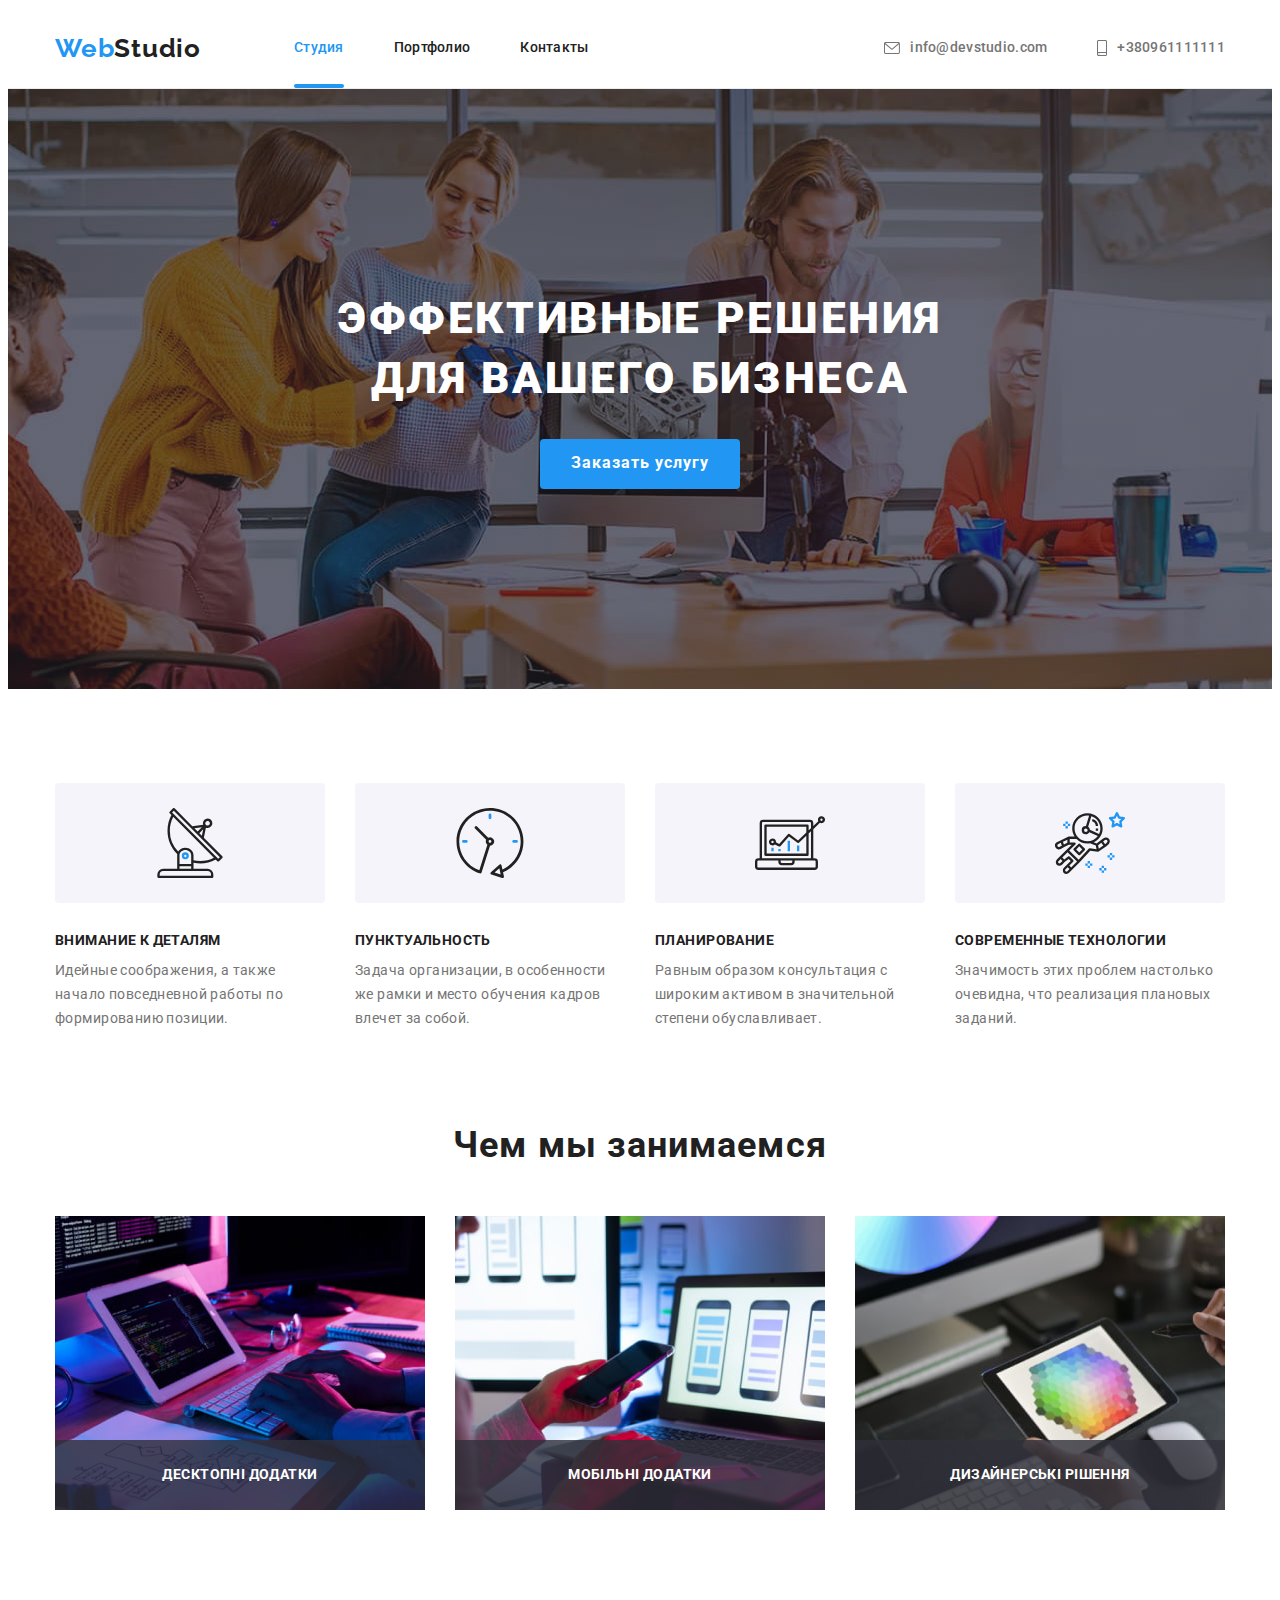
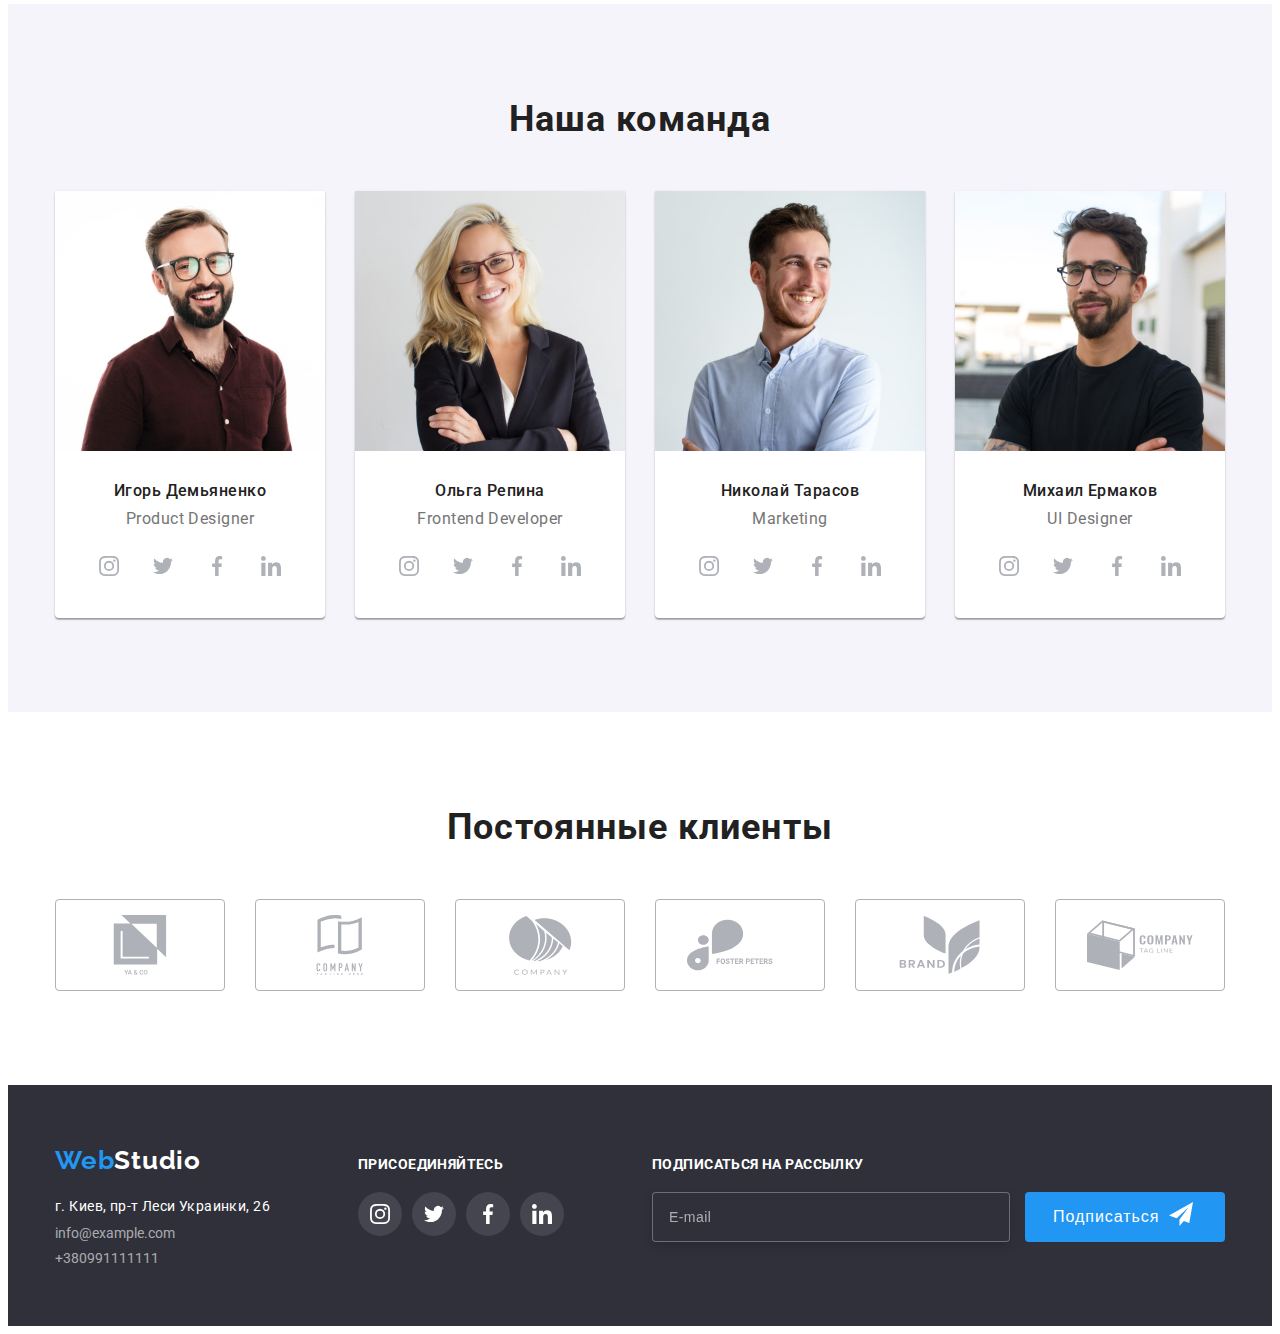
<file: index.html>
<!DOCTYPE html>
<html lang="ru">
  <head>
    <meta charset="UTF-8" />
    <meta http-equiv="X-UA-Compatible" content="IE=edge" />
    <meta name="viewport" content="width=device-width, initial-scale=1.0" />
    <title>WebStudio</title>
    <link rel="preconnect" href="https://fonts.googleapis.com" />
    <link rel="preconnect" href="https://fonts.gstatic.com" crossorigin />
    <link
      href="https://fonts.googleapis.com/css2?family=Raleway:wght@700&family=Roboto:wght@400;500;700;900&display=swap"
      rel="stylesheet"
    />
    <link
      rel="stylesheet"
      href="https://cdnjs.cloudflare.com/ajax/libs/modern-normalize/1.1.0/modern-normalize.min.css"
      integrity="sha512-wpPYUAdjBVSE4KJnH1VR1HeZfpl1ub8YT/NKx4PuQ5NmX2tKuGu6U/JRp5y+Y8XG2tV+wKQpNHVUX03MfMFn9Q=="
      crossorigin="anonymous"
      referrerpolicy="no-referrer"
    />
    <link rel="stylesheet" href="./css/main.min.css" />
  </head>

  <body>
    <header class="header">
      <div class="container header-container">
        <nav class="header__nav">
          <a href="/" class="logo link"><span class="accent">Web</span>Studio </a>
          <ul class="header__list list">
            <li class="header__nav-item">
              <a href="" class="header__nav-link link current">Студия</a>
            </li>
            <li class="header__nav-item">
              <a href="./portfolio.html" class="link">Портфолио</a>
            </li>
            <li class="header__nav-item">
              <a href="" class="link">Контакты</a>
            </li>
          </ul>
        </nav>
        <ul class="header__contact list">
          <li class="header__contact-item">
            <a href="mailto:info@example.com" class="link"
              ><svg class="header__contact-icon" width="16" height="12">
                <use href="./images/icons.svg#envelope"></use>
              </svg>
              info@devstudio.com</a
            >
          </li>
          <li class="header__contact-item">
            <a href="tel:+380991111111" class="link">
              <svg class="header__contact-icon" width="10" height="16">
                <use href="./images/icons.svg#smartphone"></use>
              </svg>
              +380961111111
            </a>
          </li>
        </ul>
      </div>
    </header>

    <main>
      <section class="hero">
        <div class="container">
          <h1 class="hero__title">Эффективные решения для вашего бизнеса</h1>
          <button type="button" class="hero__button" data-modal-open>Заказать услугу</button>
        </div>
      </section>

      <section class="section-benefits">
        <div class="container">
          <h2 class="hidden">Наше преимущество</h2>
          <ul class="list">
            <li class="section-benefits__item">
              <div class="section-benefits__wrap">
                <svg width="70" height="70">
                  <use href="./images/icons.svg#antenna"></use>
                </svg>
              </div>
              <h3 class="section-benefits__title">Внимание к деталям</h3>
              <p class="section-benefits__text">
                Идейные соображения, а также начало повседневной работы по формированию позиции.
              </p>
            </li>
            <li class="section-benefits__item">
              <div class="section-benefits__wrap">
                <svg width="70" height="70">
                  <use href="./images/icons.svg#clock"></use>
                </svg>
              </div>
              <h3 class="section-benefits__title">Пунктуальность</h3>
              <p class="section-benefits__text">
                Задача организации, в особенности же рамки и место обучения кадров влечет за собой.
              </p>
            </li>
            <li class="section-benefits__item">
              <div class="section-benefits__wrap">
                <svg width="70" height="70">
                  <use href="./images/icons.svg#diagram"></use>
                </svg>
              </div>
              <h3 class="section-benefits__title">Планирование</h3>
              <p class="section-benefits__text">
                Равным образом консультация с широким активом в значительной степени обуславливает.
              </p>
            </li>
            <li class="section-benefits__item">
              <div class="section-benefits__wrap">
                <svg width="70" height="70">
                  <use href="./images/icons.svg#astronaut"></use>
                </svg>
              </div>
              <h3 class="section-benefits__title">Современные технологии</h3>
              <p class="section-benefits__text">
                Значимость этих проблем настолько очевидна, что реализация плановых заданий.
              </p>
            </li>
          </ul>
        </div>
      </section>

      <section class="section-examples">
        <div class="container">
          <h2 class="title">Чем мы занимаемся</h2>
          <ul class="list">
            <li>
              <div class="section-examples__picture-thumb">
                <img src="./images/box1.jpg" alt="Примеры работ" width="370" />
                <div class="section-examples__text-thumb">
                  <p class="section-examples__text-desc">Десктопні додатки</p>
                </div>
              </div>
            </li>
            <li>
              <div class="section-examples__picture-thumb">
                <img src="./images/box2.jpg" alt="Примеры работ" width="370" />
                <div class="section-examples__text-thumb">
                  <p class="section-examples__text-desc">Мобільні додатки</p>
                </div>
              </div>
            </li>
            <li>
              <div class="section-examples__picture-thumb">
                <img src="./images/box3.jpg" alt="Примеры работ" width="370" />
                <div class="section-examples__text-thumb">
                  <p class="section-examples__text-desc">Дизайнерські рішення</p>
                </div>
              </div>
            </li>
          </ul>
        </div>
      </section>

      <section class="section-team">
        <div class="container">
          <h2 class="title">Наша команда</h2>
          <div>
            <ul class="list">
              <li class="section-team__item">
                <img src="./images/team1.jpg" alt="Игорь Демьяненко" width="270" />
                <div class="section-team__container">
                  <h3 class="subtitle">Игорь Демьяненко</h3>
                  <p class="section-team__text">Product Designer</p>
                  <ul class="section-team__list">
                    <li class="social">
                      <a href="#" class="social__link">
                        <svg class="social__icon" width="20" height="20">
                          <use href="./images/icons.svg#instagram"></use>
                        </svg>
                      </a>
                    </li>
                    <li class="social">
                      <a href="#" class="social__link">
                        <svg class="social__icon" width="20" height="20">
                          <use href="./images/icons.svg#twitter"></use>
                        </svg>
                      </a>
                    </li>
                    <li class="social">
                      <a href="#" class="social__link">
                        <svg class="social__icon" width="20" height="20">
                          <use href="./images/icons.svg#facebook"></use>
                        </svg>
                      </a>
                    </li>
                    <li class="social">
                      <a href="#" class="social__link">
                        <svg class="social__icon" width="20" height="20">
                          <use href="./images/icons.svg#linkedin"></use>
                        </svg>
                      </a>
                    </li>
                  </ul>
                </div>
              </li>
              <li class="section-team__item">
                <img src="./images/team2.jpg" alt="Ольга Репина" width="270" />
                <div class="section-team__container">
                  <h3 class="subtitle">Ольга Репина</h3>
                  <p class="section-team__text">Frontend Developer</p>
                  <ul class="section-team__list">
                    <li class="social">
                      <a href="#" class="social__link">
                        <svg class="social__icon" width="20" height="20">
                          <use href="./images/icons.svg#instagram"></use>
                        </svg>
                      </a>
                    </li>
                    <li class="social">
                      <a href="#" class="social__link">
                        <svg class="social__icon" width="20" height="20">
                          <use href="./images/icons.svg#twitter"></use>
                        </svg>
                      </a>
                    </li>
                    <li class="social">
                      <a href="#" class="social__link">
                        <svg class="social__icon" width="20" height="20">
                          <use href="./images/icons.svg#facebook"></use>
                        </svg>
                      </a>
                    </li>
                    <li class="social">
                      <a href="#" class="social__link">
                        <svg class="social__icon" width="20" height="20">
                          <use href="./images/icons.svg#linkedin"></use>
                        </svg>
                      </a>
                    </li>
                  </ul>
                </div>
              </li>
              <li class="section-team__item">
                <img src="./images/team3.jpg" alt="Николай Тарасов" width="270" />
                <div class="section-team__container">
                  <h3 class="subtitle">Николай Тарасов</h3>
                  <p class="section-team__text">Marketing</p>
                  <ul class="section-team__list">
                    <li class="social">
                      <a href="#" class="social__link">
                        <svg class="social__icon" width="20" height="20">
                          <use href="./images/icons.svg#instagram"></use>
                        </svg>
                      </a>
                    </li>
                    <li class="social">
                      <a href="#" class="social__link">
                        <svg class="social__icon" width="20" height="20">
                          <use href="./images/icons.svg#twitter"></use>
                        </svg>
                      </a>
                    </li>
                    <li class="social">
                      <a href="#" class="social__link">
                        <svg class="social__icon" width="20" height="20">
                          <use href="./images/icons.svg#facebook"></use>
                        </svg>
                      </a>
                    </li>
                    <li class="social">
                      <a href="#" class="social__link">
                        <svg class="social__icon" width="20" height="20">
                          <use href="./images/icons.svg#linkedin"></use>
                        </svg>
                      </a>
                    </li>
                  </ul>
                </div>
              </li>
              <li class="section-team__item">
                <img src="./images/team4.jpg" alt="Михаил Ермаков" width="270" />
                <div class="section-team__container">
                  <h3 class="subtitle">Михаил Ермаков</h3>
                  <p class="section-team__text">UI Designer</p>
                  <ul class="section-team__list">
                    <li class="social">
                      <a href="#" class="social__link">
                        <svg class="social__icon" width="20" height="20">
                          <use href="./images/icons.svg#instagram"></use>
                        </svg>
                      </a>
                    </li>
                    <li class="social">
                      <a href="#" class="social__link">
                        <svg class="social__icon" width="20" height="20">
                          <use href="./images/icons.svg#twitter"></use>
                        </svg>
                      </a>
                    </li>
                    <li class="social">
                      <a href="#" class="social__link">
                        <svg class="social__icon" width="20" height="20">
                          <use href="./images/icons.svg#facebook"></use>
                        </svg>
                      </a>
                    </li>
                    <li class="social">
                      <a href="#" class="social__link">
                        <svg class="social__icon" width="20" height="20">
                          <use href="./images/icons.svg#linkedin"></use>
                        </svg>
                      </a>
                    </li>
                  </ul>
                </div>
              </li>
            </ul>
          </div>
        </div>
      </section>

      <section class="section-clients">
        <h2 class="title">Постоянные клиенты</h2>
        <ul class="section-clients__items list">
          <li>
            <a href="#" class="section-clients__link">
              <svg class="section-clients__icon" width="106" height="60">
                <use href="./images/icons.svg#group"></use>
              </svg>
            </a>
          </li>
          <li>
            <a href="#" class="section-clients__link">
              <svg class="section-clients__icon" width="106" height="60">
                <use href="./images/icons.svg#group-1"></use>
              </svg>
            </a>
          </li>
          <li>
            <a href="#" class="section-clients__link">
              <svg class="section-clients__icon" width="106" height="60">
                <use href="./images/icons.svg#group-2"></use>
              </svg>
            </a>
          </li>
          <li>
            <a href="#" class="section-clients__link">
              <svg class="section-clients__icon" width="106" height="60">
                <use href="./images/icons.svg#group-3"></use>
              </svg>
            </a>
          </li>
          <li>
            <a href="#" class="section-clients__link">
              <svg class="section-clients__icon" width="106" height="60">
                <use href="./images/icons.svg#group-4"></use>
              </svg>
            </a>
          </li>
          <li>
            <a href="#" class="section-clients__link">
              <svg class="section-clients__icon" width="106" height="60">
                <use href="./images/icons.svg#group-5"></use>
              </svg>
            </a>
          </li>
        </ul>
      </section>
    </main>

    <footer class="page-footer">
      <div class="container">
        <div>
          <a href="/" class="logo link"><span class="accent">Web</span>Studio</a>
          <address class="page-footer__address">г. Киев, пр-т Леси Украинки, 26</address>
          <ul class="page-footer__contact list">
            <li class="page-footer__item">
              <a href="mailto:info@example.com" class="link">info@example.com</a>
            </li>
            <li class="page-footer__item">
              <a href="tel:+380991111111" class="link">+380991111111</a>
            </li>
          </ul>
        </div>
        <div>
          <h3 class="page-footer__title">присоединяйтесь</h3>
          <ul class="page-footer__items">
            <li>
              <a href="#" class="page-footer__social-link">
                <svg class="" width="20" height="20">
                  <use href="./images/icons.svg#instagram"></use>
                </svg>
              </a>
            </li>
            <li>
              <a href="#" class="page-footer__social-link">
                <svg class="" width="20" height="20">
                  <use href="./images/icons.svg#twitter"></use>
                </svg>
              </a>
            </li>
            <li>
              <a href="#" class="page-footer__social-link">
                <svg class="" width="20" height="20">
                  <use href="./images/icons.svg#facebook"></use>
                </svg>
              </a>
            </li>
            <li>
              <a href="#" class="page-footer__social-link">
                <svg class="" width="20" height="20">
                  <use href="./images/icons.svg#linkedin"></use>
                </svg>
              </a>
            </li>
          </ul>
        </div>
        <div class="footer-field">
          <h3 class="footer-field__title">Подписаться на рассылку</h3>
          <form class="footer-form">
            <input type="email" name="mail" placeholder="E-mail" />
            <button type="submit" class="footer-field__btn">
              Подписаться
              <svg class="footer-field__icon" width="24" height="24">
                <use href="./images/icons.svg#iconsend"></use>
              </svg>
            </button>
          </form>
        </div>
      </div>
    </footer>
    <div class="backdrop is-hidden" data-modal>
      <div class="modal">
        <div>
          <h2 class="modal__title">Залиште свої дані, ми вам передзвонимо</h2>
          <form>
            <div class="modal__box">
              <div class="modal__wrap">
                <lable class="modal__name" for="name">Имя</lable>
                <input class="modal__form-input" type="text" name="name" id="name" />
                <svg class="modal__icon" width="18" height="18">
                  <use href="./images/icons.svg#person-black"></use>
                </svg>
              </div>
              <div class="modal__wrap">
                <label class="modal__name" for="tel">Телефон</label>
                <input class="modal__form-input" type="tel" name="tel" id="tel" />
                <svg class="modal__icon" width="18" height="18">
                  <use href="./images/icons.svg#phone-black"></use>
                </svg>
              </div>
              <div class="modal__wrap">
                <label class="modal__name" for="mail">Почта</label>
                <input class="modal__form-input" type="email" name="mail" id="mail" />
                <svg class="modal__icon" width="18" height="18">
                  <use href="./images/icons.svg#email-black"></use>
                </svg>
              </div>
              <div class="modal__wrap">
                <lable class="modal__name" for="comment">Комментарий</lable>
                <textarea
                  class="modal__form-input"
                  name="comment"
                  id="comment"
                  placeholder="Введите текст"
                ></textarea>
              </div>
            </div>
            <div class="modal__inner">
              <label class="modal__policy">
                <input type="checkbox" name="check" class="checkbox" />
                <span class="checkbox__icon"></span>
                Соглашаюсь с рассылкой и принимаю
              </label>
              <a href="#" class="modal__link">Условия договора</a>
            </div>
            <button class="modal__btn" type="submit">Отправить</button>
          </form>
        </div>
        <button class="modal__btn-close" data-modal-close>
          <svg class="" width="11" height="11">
            <use href="./images/icons.svg#close"></use>
          </svg>
        </button>
      </div>
    </div>
    <script src="./js/modal.js"></script>
  </body>
</html>
</file>
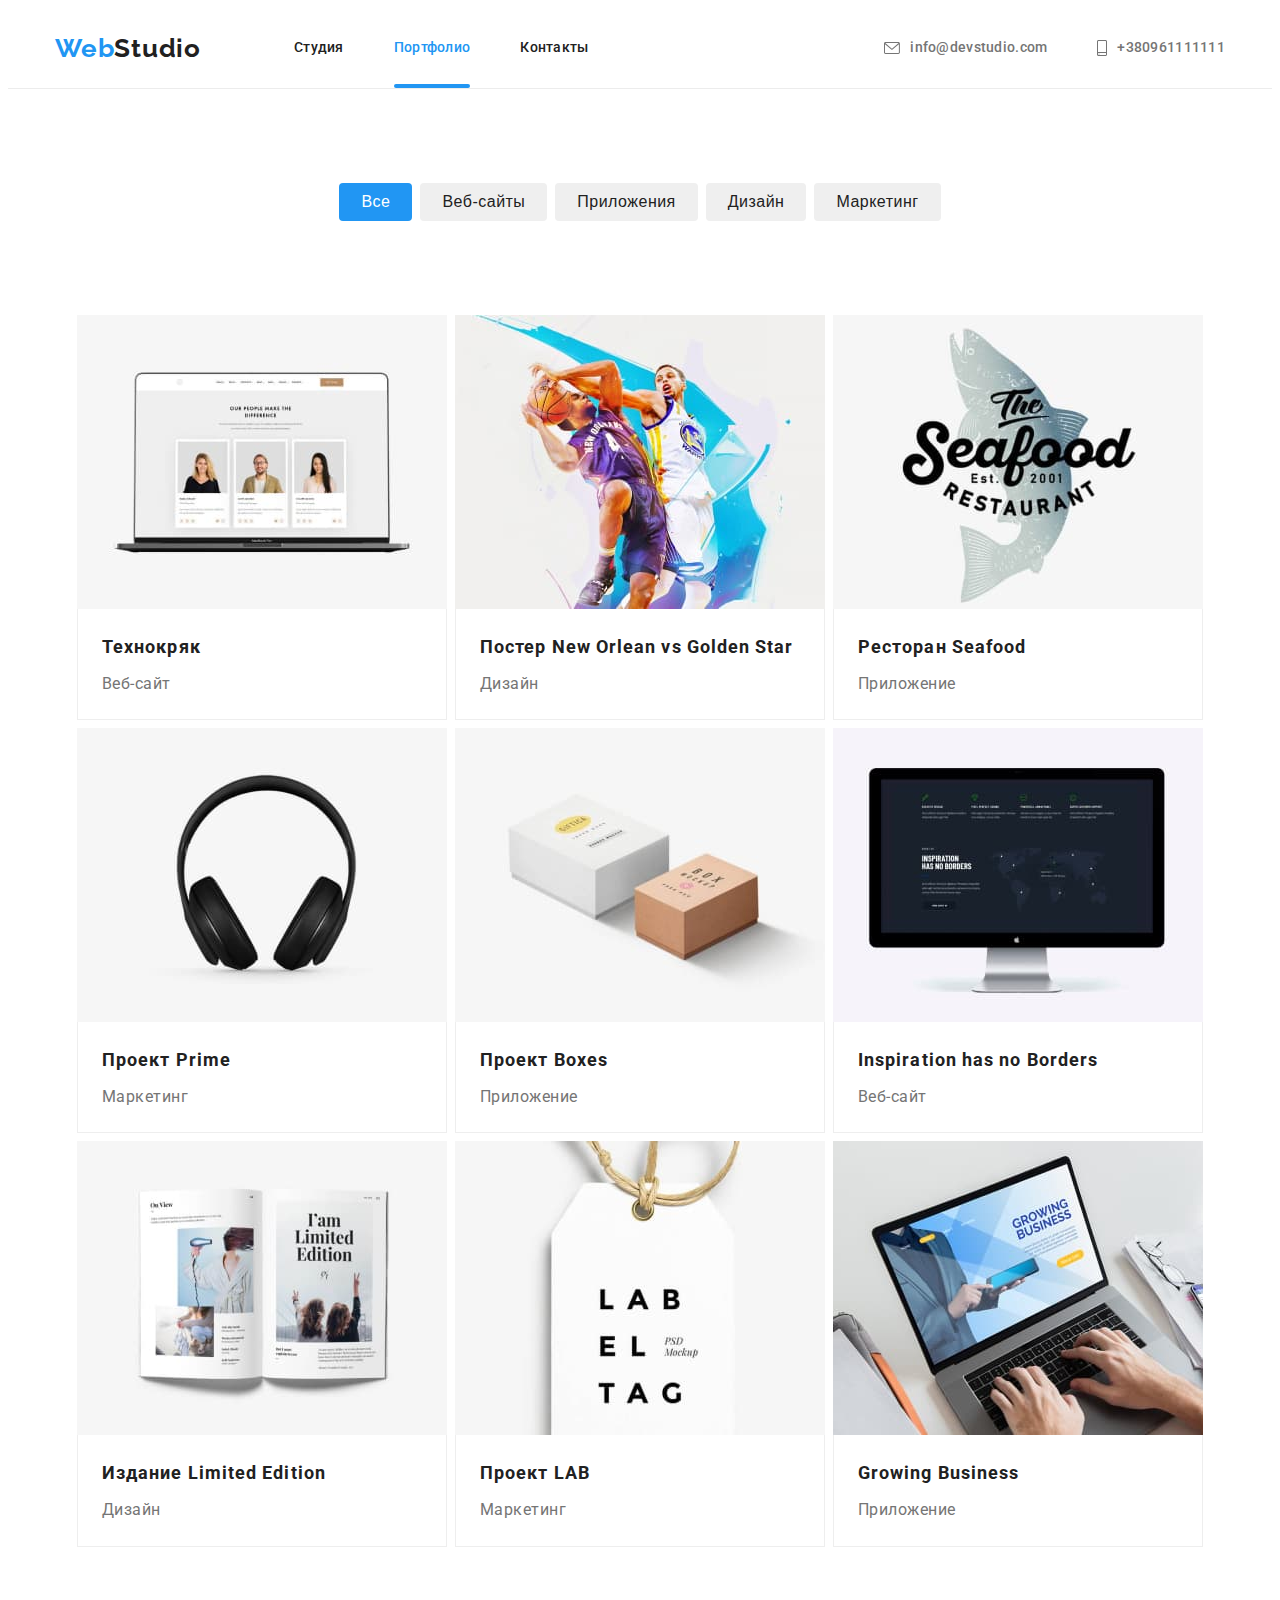
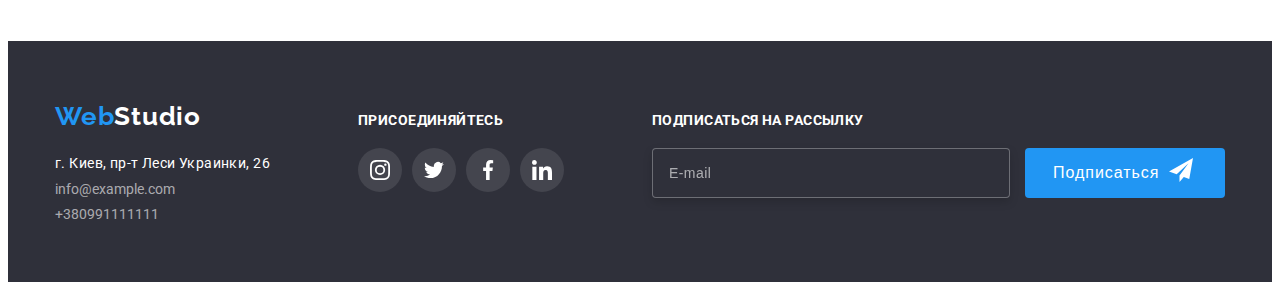
<file: portfolio.html>
<!DOCTYPE html>
<html lang="ru">
  <head>
    <meta charset="UTF-8" />
    <meta http-equiv="X-UA-Compatible" content="IE=edge" />
    <meta name="viewport" content="width=device-width, initial-scale=1.0" />
    <title>Портфолио</title>
    <link rel="preconnect" href="https://fonts.googleapis.com" />
    <link rel="preconnect" href="https://fonts.gstatic.com" crossorigin />
    <link
      href="https://fonts.googleapis.com/css2?family=Raleway:wght@700&family=Roboto:wght@400;500;700;900&display=swap"
      rel="stylesheet"
    />
    <link
      rel="stylesheet"
      href="https://cdnjs.cloudflare.com/ajax/libs/modern-normalize/1.1.0/modern-normalize.min.css"
      integrity="sha512-wpPYUAdjBVSE4KJnH1VR1HeZfpl1ub8YT/NKx4PuQ5NmX2tKuGu6U/JRp5y+Y8XG2tV+wKQpNHVUX03MfMFn9Q=="
      crossorigin="anonymous"
      referrerpolicy="no-referrer"
    />
    <link rel="stylesheet" href="./css/main.min.css" />
  </head>

  <body>
    <header class="header">
      <div class="container header-container">
        <nav class="header__nav">
          <a href="./index.html" class="logo link"><span class="accent">Web</span>Studio</a>
          <ul class="header__list list">
            <li class="header__nav-item">
              <a href="./index.html" class="link">Студия</a>
            </li>
            <li class="header__nav-item">
              <a href="#" class="header__nav-link link current">Портфолио</a>
            </li>
            <li class="header__nav-item">
              <a href="#" class="link">Контакты</a>
            </li>
          </ul>
        </nav>

        <ul class="header__contact list">
          <li class="header__contact-item">
            <a href="mailto:info@example.com" class="link">
              <svg class="header__contact-icon" width="16" height="12">
                <use href="./images/icons.svg#envelope"></use>
              </svg>
              info@devstudio.com
            </a>
          </li>
          <li class="header__contact-item">
            <a href="tel:+380991111111" class="link">
              <svg class="header__contact-icon" width="10" height="16">
                <use href="./images/icons.svg#smartphone"></use>
              </svg>
              +380961111111
            </a>
          </li>
        </ul>
      </div>
    </header>

    <main>
      <section class="section-content">
        <div class="container">
          <h1 class="hidden">Наши работы</h1>
          <ul class="section-content__list">
            <li>
              <button type="button" class="section-content__button active">Все</button>
            </li>
            <li>
              <button type="button" class="section-content__button">Веб-сайты</button>
            </li>
            <li>
              <button type="button" class="section-content__button">Приложения</button>
            </li>
            <li>
              <button type="button" class="section-content__button">Дизайн</button>
            </li>
            <li>
              <button type="button" class="section-content__button">Маркетинг</button>
            </li>
          </ul>
          <ul class="section-content__list">
            <li>
              <a href="" class="link section-content__link">
                <div class="section-content__box">
                  <img src="./images/img1.jpg" alt="Картинка" width="370" height="294" />
                  <p class="section-content__preview">
                    Ресурс пропонує комплексні пропозиції з різним рівнем функціоналу та сервісів.
                    Все це дозволить відвідувачу отримати вичерпні відомості про компанію чи
                    приватну особу.
                  </p>
                </div>
                <div class="section-content__inner">
                  <h2 class="section-content__subtitle">Технокряк</h2>
                  <p class="section-content__text">Веб-сайт</p>
                </div>
              </a>
            </li>

            <li>
              <a href="" class="link section-content__link">
                <div class="section-content__box">
                  <img src="./images/img2.jpg" alt="Картинка" width="370" height="294" />
                  <p class="section-content__preview">
                    Ресурс пропонує комплексні пропозиції з різним рівнем функціоналу та сервісів.
                    Все це дозволить відвідувачу отримати вичерпні відомості про компанію чи
                    приватну особу.
                  </p>
                </div>
                <div class="section-content__inner">
                  <h2 class="section-content__subtitle">Постер New Orlean vs Golden Star</h2>
                  <p class="section-content__text">Дизайн</p>
                </div>
              </a>
            </li>

            <li>
              <a href="" class="link section-content__link">
                <div class="section-content__box">
                  <img src="./images/img3.jpg" alt="Картинка" width="370" height="294" />
                  <p class="section-content__preview">
                    Ресурс пропонує комплексні пропозиції з різним рівнем функціоналу та сервісів.
                    Все це дозволить відвідувачу отримати вичерпні відомості про компанію чи
                    приватну особу.
                  </p>
                </div>
                <div class="section-content__inner">
                  <h2 class="section-content__subtitle">Ресторан Seafood</h2>
                  <p class="section-content__text">Приложение</p>
                </div>
              </a>
            </li>

            <li>
              <a href="" class="link section-content__link">
                <div class="section-content__box">
                  <img src="./images/img4.jpg" alt="Картинка" width="370" height="294" />
                  <p class="section-content__preview">
                    Ресурс пропонує комплексні пропозиції з різним рівнем функціоналу та сервісів.
                    Все це дозволить відвідувачу отримати вичерпні відомості про компанію чи
                    приватну особу.
                  </p>
                </div>
                <div class="section-content__inner">
                  <h2 class="section-content__subtitle">Проект Prime</h2>
                  <p class="section-content__text">Маркетинг</p>
                </div>
              </a>
            </li>

            <li>
              <a href="" class="link section-content__link">
                <div class="section-content__box">
                  <img src="./images/img5.jpg" alt="Картинка" width="370" height="294" />
                  <p class="section-content__preview">
                    Ресурс пропонує комплексні пропозиції з різним рівнем функціоналу та сервісів.
                    Все це дозволить відвідувачу отримати вичерпні відомості про компанію чи
                    приватну особу.
                  </p>
                </div>
                <div class="section-content__inner">
                  <h2 class="section-content__subtitle">Проект Boxes</h2>
                  <p class="section-content__text">Приложение</p>
                </div>
              </a>
            </li>

            <li>
              <a href="" class="link section-content__link">
                <div class="section-content__box">
                  <img src="./images/img6.jpg" alt="Картинка" width="370" height="294" />
                  <p class="section-content__preview">
                    Ресурс пропонує комплексні пропозиції з різним рівнем функціоналу та сервісів.
                    Все це дозволить відвідувачу отримати вичерпні відомості про компанію чи
                    приватну особу.
                  </p>
                </div>
                <div class="section-content__inner">
                  <h2 class="section-content__subtitle">Inspiration has no Borders</h2>
                  <p class="section-content__text">Веб-сайт</p>
                </div>
              </a>
            </li>

            <li>
              <a href="" class="link section-content__link">
                <div class="section-content__box">
                  <img src="./images/img7.jpg" alt="Картинка" width="370" height="294" />
                  <p class="section-content__preview">
                    Ресурс пропонує комплексні пропозиції з різним рівнем функціоналу та сервісів.
                    Все це дозволить відвідувачу отримати вичерпні відомості про компанію чи
                    приватну особу.
                  </p>
                </div>
                <div class="section-content__inner">
                  <h2 class="section-content__subtitle">Издание Limited Edition</h2>
                  <p class="section-content__text">Дизайн</p>
                </div>
              </a>
            </li>

            <li>
              <a href="" class="link section-content__link">
                <div class="section-content__box">
                  <img src="./images/img8.jpg" alt="Картинка" width="370" height="294" />
                  <p class="section-content__preview">
                    Ресурс пропонує комплексні пропозиції з різним рівнем функціоналу та сервісів.
                    Все це дозволить відвідувачу отримати вичерпні відомості про компанію чи
                    приватну особу.
                  </p>
                </div>
                <div class="section-content__inner">
                  <h2 class="section-content__subtitle">Проект LAB</h2>
                  <p class="section-content__text">Маркетинг</p>
                </div>
              </a>
            </li>

            <li>
              <a href="" class="link section-content__link">
                <div class="section-content__box">
                  <img src="./images/img9.jpg" alt="Картинка" width="370" height="294" />
                  <p class="section-content__preview">
                    Ресурс пропонує комплексні пропозиції з різним рівнем функціоналу та сервісів.
                    Все це дозволить відвідувачу отримати вичерпні відомості про компанію чи
                    приватну особу.
                  </p>
                </div>
                <div class="section-content__inner">
                  <h2 class="section-content__subtitle">Growing Business</h2>
                  <p class="section-content__text">Приложение</p>
                </div>
              </a>
            </li>
          </ul>
        </div>
      </section>
    </main>

    <footer class="page-footer">
      <div class="container">
        <div>
          <a href="/" class="logo link"><span class="accent">Web</span>Studio</a>
          <address class="page-footer__address">г. Киев, пр-т Леси Украинки, 26</address>
          <ul class="page-footer__contact list">
            <li class="page-footer__item">
              <a href="mailto:info@example.com" class="link">info@example.com</a>
            </li>
            <li class="page-footer__item">
              <a href="tel:+380991111111" class="link">+380991111111</a>
            </li>
          </ul>
        </div>
        <div>
          <h3 class="page-footer__title">присоединяйтесь</h3>
          <ul class="page-footer__items">
            <li>
              <a href="#" class="page-footer__social-link">
                <svg class="" width="20" height="20">
                  <use href="./images/icons.svg#instagram"></use>
                </svg>
              </a>
            </li>
            <li>
              <a href="#" class="page-footer__social-link">
                <svg class="" width="20" height="20">
                  <use href="./images/icons.svg#twitter"></use>
                </svg>
              </a>
            </li>
            <li>
              <a href="#" class="page-footer__social-link">
                <svg class="" width="20" height="20">
                  <use href="./images/icons.svg#facebook"></use>
                </svg>
              </a>
            </li>
            <li>
              <a href="#" class="page-footer__social-link">
                <svg class="" width="20" height="20">
                  <use href="./images/icons.svg#linkedin"></use>
                </svg>
              </a>
            </li>
          </ul>
        </div>
        <div class="footer-field">
          <h3 class="footer-field__title">Подписаться на рассылку</h3>
          <form class="footer-form">
            <input type="email" name="mail" placeholder="E-mail" />
            <button type="submit" class="footer-field__btn">
              Подписаться
              <svg class="footer-field__icon" width="24" height="24">
                <use href="./images/icons.svg#iconsend"></use>
              </svg>
            </button>
          </form>
        </div>
      </div>
    </footer>
    <script src="./js/modal.js"></script>
  </body>
</html>
</file>
<file: css/main.min.css>
:root{--primary-text-color: #212121;--secondary-text-color: #757575;--accent-color: #2196f3;--primary-white-color: #ffffff}body{color:var(--primary-text-color);font-family:"Roboto",sans-serif;font-size:14px}html{-webkit-box-sizing:border-box;box-sizing:border-box}*,*::after,*::before{-webkit-box-sizing:inherit;box-sizing:inherit}h1,h2,h3,h4,h5,h6,p{margin:0}.list{list-style:none;padding-left:0;margin:0}.link{text-decoration:none;color:inherit}img{display:block;max-width:100%;height:auto}address{font-style:normal}.container{margin-right:auto;margin-left:auto;width:1200px;padding:0 15px}.logo{color:var(--primary-text-color);font-family:"Raleway";font-weight:700;font-size:26px;line-height:1.19;letter-spacing:.03em}.accent{color:var(--accent-color)}.hero__title{color:var(--primary-white-color);font-weight:900;font-size:44px;line-height:1.36;letter-spacing:.06em;text-transform:uppercase;width:696px;text-align:center;margin-bottom:30px;margin-left:auto;margin-right:auto}.title{font-size:36px;line-height:1.17;text-align:center;letter-spacing:.03em;margin-bottom:50px}.subtitle{color:var(--primary-text-color);font-weight:500;font-size:16px;line-height:1.19;letter-spacing:.03em}.backdrop{position:fixed;top:0;left:0;width:100%;height:100%;background-color:rgba(0,0,0,.2);opacity:1;-webkit-transition-property:visability,opacity;transition-property:visability,opacity;-webkit-transition-duration:250ms;transition-duration:250ms;-webkit-transition-timing-function:cubic-bezier(0.4, 0, 0.2, 1);transition-timing-function:cubic-bezier(0.4, 0, 0.2, 1)}.backdrop.is-hidden{visibility:hidden;opacity:0;pointer-events:none}.modal{text-align:center;position:fixed;top:50%;left:50%;padding:40px;-webkit-transform:translate(-50%, -50%);transform:translate(-50%, -50%);width:528px;height:581px;background-color:var(--primary-white-color);-webkit-box-shadow:0px 1px 3px rgba(0,0,0,.12),0px 1px 1px rgba(0,0,0,.14),0px 2px 1px rgba(0,0,0,.2);box-shadow:0px 1px 3px rgba(0,0,0,.12),0px 1px 1px rgba(0,0,0,.14),0px 2px 1px rgba(0,0,0,.2);border-radius:4px;-webkit-transition-property:visability,opacity;transition-property:visability,opacity;-webkit-transition-duration:250ms;transition-duration:250ms;-webkit-transition-timing-function:cubic-bezier(0.4, 0, 0.2, 1);transition-timing-function:cubic-bezier(0.4, 0, 0.2, 1)}.modal__btn-close{position:absolute;top:8px;right:8px;width:30px;height:30px;padding:0;background-color:rgba(0,0,0,0);border:1px solid rgba(0,0,0,.1);border-radius:50%;display:-webkit-box;display:-ms-flexbox;display:flex;-webkit-box-align:center;-ms-flex-align:center;align-items:center;-webkit-box-pack:center;-ms-flex-pack:center;justify-content:center;-webkit-transition-property:fill;transition-property:fill;-webkit-transition-duration:250ms;transition-duration:250ms;-webkit-transition-timing-function:cubic-bezier(0.4, 0, 0.2, 1);transition-timing-function:cubic-bezier(0.4, 0, 0.2, 1)}.modal__btn-close:hover{fill:var(--accent-color)}.modal__title{margin-bottom:12px;text-align:center;font-size:20px;line-height:1.2;letter-spacing:.03em;color:var(--primary-text-color)}.modal__box{margin-bottom:20px}.modal__wrap{position:relative;margin-bottom:10px}.modal__wrap:last-child{margin-bottom:0}.modal__wrap input{display:block;padding-top:12px;padding-bottom:12px;padding-left:42px;width:100%;height:40px;border:1px solid rgba(33,33,33,.2);border-radius:4px}.modal__wrap textarea{display:block;padding:12px 16px;resize:none;width:100%;height:120px;border:1px solid rgba(33,33,33,.2);border-radius:4px}.modal__wrap:focus-within .modal__icon{fill:var(--accent-color)}.modal__form-input{-webkit-transition-property:border,border-color;transition-property:border,border-color;-webkit-transition-duration:250ms;transition-duration:250ms;-webkit-transition-timing-function:cubic-bezier(0.4, 0, 0.2, 1);transition-timing-function:cubic-bezier(0.4, 0, 0.2, 1)}.modal__form-input:focus-within{outline:none;color:var(--accent-color);border:1px solid var(--accent-color)}.checkbox{-webkit-appearance:none;-moz-appearance:none;appearance:none;position:absolute}.checkbox__icon{display:inline-block;margin-right:7px;width:16px;height:15px;border-radius:2px;border:2px solid var(--primary-text-color)}.checkbox:checked+.checkbox__icon{border-color:rgba(0,0,0,0);background-color:var(--accent-color);background-image:url(../images/icon-check.svg);background-size:contain;background-origin:border-box}.modal__policy{display:-webkit-box;display:-ms-flexbox;display:flex;-webkit-box-align:center;-ms-flex-align:center;align-items:center;font-size:14px;line-height:24px;letter-spacing:.03em;color:var(--secondary-text-color)}.modal__inner{display:-webkit-box;display:-ms-flexbox;display:flex;-webkit-box-align:center;-ms-flex-align:center;align-items:center;-webkit-box-pack:center;-ms-flex-pack:center;justify-content:center}.modal__btn{border:none;width:200px;height:50px;margin-top:30px;font-size:16px;line-height:1.9;letter-spacing:.06em;color:var(--primary-white-color);background-color:var(--accent-color);border-radius:4px}.modal__name{text-align:start;display:block;margin-bottom:4px;font-size:12px;line-height:1.2;letter-spacing:.01em;color:var(--secondary-text-color)}.modal__link{margin-left:4px;font-size:14px;line-height:1.7;letter-spacing:.03em;color:var(--accent-color)}.modal__icon{position:absolute;top:50%;left:12px;-webkit-transition-property:fill;transition-property:fill;-webkit-transition-duration:250ms;transition-duration:250ms;-webkit-transition-timing-function:cubic-bezier(0.4, 0, 0.2, 1);transition-timing-function:cubic-bezier(0.4, 0, 0.2, 1)}.header{max-width:1600px;margin-right:auto;margin-left:auto;border-bottom:1px solid #ececec}.header-container{display:-webkit-box;display:-ms-flexbox;display:flex;-webkit-box-align:center;-ms-flex-align:center;align-items:center}.header__nav{display:-webkit-box;display:-ms-flexbox;display:flex;-webkit-box-align:center;-ms-flex-align:center;align-items:center}.header__list .link{display:block;padding-top:32px;padding-bottom:32px;color:var(--primary-text-color);font-weight:500;font-size:14px;line-height:1.14;letter-spacing:.02em;-webkit-transition-property:color;transition-property:color;-webkit-transition-duration:250ms;transition-duration:250ms;-webkit-transition-timing-function:cubic-bezier(0.4, 0, 0.2, 1);transition-timing-function:cubic-bezier(0.4, 0, 0.2, 1)}.header__list .link.current{color:var(--accent-color)}.header__list .link:hover,.header__list .link:focus{color:var(--accent-color)}.header__nav-link{position:relative}.header__nav-link::after{content:"";display:block;position:absolute;left:0;bottom:0;width:100%;height:4px;background-color:var(--accent-color);border-radius:2px}.header__list{display:-webkit-box;display:-ms-flexbox;display:flex;-webkit-box-align:center;-ms-flex-align:center;align-items:center;margin-left:93px}.header__list .header__nav-item:not(:last-child){margin-right:50px}.header__contact-icon{fill:currentColor;margin-right:10px}.header__contact{display:-webkit-box;display:-ms-flexbox;display:flex;margin-left:auto}.header__contact .header__contact-item:not(:last-child){margin-right:50px}.header__contact .link{display:-webkit-box;display:-ms-flexbox;display:flex;-webkit-box-align:center;-ms-flex-align:center;align-items:center;color:var(--secondary-text-color);font-weight:500;font-size:14px;line-height:1.14;letter-spacing:.02em;-webkit-transition-property:color;transition-property:color;-webkit-transition-duration:250ms;transition-duration:250ms;-webkit-transition-timing-function:cubic-bezier(0.4, 0, 0.2, 1);transition-timing-function:cubic-bezier(0.4, 0, 0.2, 1)}.header__contact .link:hover,.header__contact .link:focus{color:var(--accent-color)}.hero{max-width:1600px;height:600px;margin-right:auto;margin-left:auto;text-align:center;padding-top:200px;padding-bottom:200px;background-image:-webkit-gradient(linear, left bottom, left top, from(rgba(47, 48, 58, 0.4)), to(rgba(47, 48, 58, 0.4))),url(../images/imgheader.jpg);background-image:linear-gradient(to top, rgba(47, 48, 58, 0.4), rgba(47, 48, 58, 0.4)),url(../images/imgheader.jpg);background-repeat:no-repeat;background-position:center;background-size:cover;background-color:#c4c4c4}.hero__button{width:200px;height:50px;color:var(--primary-white-color);background-color:var(--accent-color);font-family:inherit;font-weight:700;font-size:16px;line-height:1.9;text-align:center;letter-spacing:.06em;cursor:pointer;border:2px;border-radius:4px}.hidden{display:none}.section-benefits{padding-top:94px;padding-bottom:94px}.section-benefits__title{margin-bottom:10px;font-weight:700;font-size:14px;line-height:1.14;letter-spacing:.03em;text-transform:uppercase}.section-benefits__wrap{display:-webkit-box;display:-ms-flexbox;display:flex;height:120px;background-color:#f5f4fa;border-radius:4px;margin-bottom:30px;-webkit-box-align:center;-ms-flex-align:center;align-items:center;-webkit-box-pack:center;-ms-flex-pack:center;justify-content:center}.section-benefits .list{display:-webkit-box;display:-ms-flexbox;display:flex;gap:30px}.section-benefits__item{width:270px}.section-benefits__item:nth-child(4n){padding-right:0}.section-benefits__text{color:var(--secondary-text-color);font-size:14px;line-height:1.7;letter-spacing:.03em;margin-bottom:0}.section-examples .list{display:-webkit-box;display:-ms-flexbox;display:flex;gap:30px;margin-bottom:94px}.section-examples__picture-thumb{position:relative}.section-examples__text-thumb{position:absolute;left:0;bottom:0;width:370px;height:70px;text-align:center;padding-top:27px;padding-bottom:27px;background:rgba(47,48,58,.8)}.section-examples__text-desc{font-family:"Roboto";font-style:normal;font-weight:700;font-size:14px;line-height:1.14;text-align:center;letter-spacing:.03em;text-transform:uppercase;color:var(--primary-white-color)}.section-team{padding-top:94px;padding-bottom:94px;background-color:#f5f4fa}.section-team .list{display:-webkit-box;display:-ms-flexbox;display:flex}.section-team__item{background-color:var(--primary-white-color);margin-right:30px;-webkit-box-shadow:0px 1px 3px rgba(0,0,0,.12),0px 1px 1px rgba(0,0,0,.14),0px 2px 1px rgba(0,0,0,.2);box-shadow:0px 1px 3px rgba(0,0,0,.12),0px 1px 1px rgba(0,0,0,.14),0px 2px 1px rgba(0,0,0,.2);border-radius:0px 0px 4px 4px}.section-team__item:nth-child(4n){margin-right:0}.section-team__container{padding:30px 0;text-align:center}.section-team__text{font-weight:400;font-size:16px;line-height:1.18;text-align:center;letter-spacing:.03em;color:var(--secondary-text-color);margin-top:10px;margin-bottom:16px}.section-team__list{display:-webkit-box;display:-ms-flexbox;display:flex;-webkit-box-pack:center;-ms-flex-pack:center;justify-content:center;list-style:none;gap:10px;padding:0}.social__icon{fill:currentColor}.social__link{color:#afb1b8;display:-webkit-box;display:-ms-flexbox;display:flex;-webkit-box-align:center;-ms-flex-align:center;align-items:center;-webkit-box-pack:center;-ms-flex-pack:center;justify-content:center;width:44px;height:44px;border-radius:50%;-webkit-transition-property:background-color,color;transition-property:background-color,color;-webkit-transition-duration:250ms;transition-duration:250ms;-webkit-transition-timing-function:cubic-bezier(0.4, 0, 0.2, 1);transition-timing-function:cubic-bezier(0.4, 0, 0.2, 1)}.social__link:hover,.social__link:focus{background-color:var(--accent-color);color:var(--primary-white-color)}.section-clients{max-width:1600px;margin-right:auto;margin-left:auto;margin-top:94px;margin-bottom:94px;-webkit-box-pack:center;-ms-flex-pack:center;justify-content:center}.section-clients__link{color:#afb1b8;display:-webkit-box;display:-ms-flexbox;display:flex;-webkit-box-align:center;-ms-flex-align:center;align-items:center;-webkit-box-pack:center;-ms-flex-pack:center;justify-content:center;width:170px;height:92px;border:1px solid #afb1b8;border-radius:4px;-webkit-transition-property:color,border-color;transition-property:color,border-color;-webkit-transition-duration:250ms;transition-duration:250ms;-webkit-transition-timing-function:cubic-bezier(0.4, 0, 0.2, 1);transition-timing-function:cubic-bezier(0.4, 0, 0.2, 1)}.section-clients__link:hover,.section-clients__link:focus{color:var(--accent-color);border-color:var(--accent-color)}.section-clients__items{display:-webkit-box;display:-ms-flexbox;display:flex;-webkit-box-pack:center;-ms-flex-pack:center;justify-content:center;gap:30px;margin-top:50px}.section-clients__icon{fill:currentColor}.hidden{display:none}.section-content__list .active{background-color:var(--accent-color);color:var(--primary-white-color)}.section-content__button{cursor:pointer;padding:6px 22px;border:none;border-radius:4px;color:#212121;font-weight:500;font-size:16px;line-height:1.6;letter-spacing:.03em;-webkit-transition-property:background-color,color,-webkit-box-shadow;transition-property:background-color,color,-webkit-box-shadow;transition-property:background-color,color,box-shadow;transition-property:background-color,color,box-shadow,-webkit-box-shadow;-webkit-transition-duration:250ms;transition-duration:250ms;-webkit-transition-timing-function:cubic-bezier(0.4, 0, 0.2, 1);transition-timing-function:cubic-bezier(0.4, 0, 0.2, 1)}.section-content__button:hover,.section-content__button:focus{color:var(--primary-white-color);background-color:var(--accent-color);-webkit-box-shadow:0px 3px 1px rgba(0,0,0,.1),0px 1px 2px rgba(0,0,0,.08),0px 2px 2px rgba(0,0,0,.12);box-shadow:0px 3px 1px rgba(0,0,0,.1),0px 1px 2px rgba(0,0,0,.08),0px 2px 2px rgba(0,0,0,.12)}.section-content__list{padding-left:0;list-style:none;gap:10px;margin-top:94px;margin-bottom:50px;display:-webkit-box;display:-ms-flexbox;display:flex;-webkit-box-pack:center;-ms-flex-pack:center;justify-content:center;-webkit-box-align:center;-ms-flex-align:center;align-items:center;margin-bottom:94px;padding-left:0;list-style:none;display:flex;-ms-flex-wrap:wrap;flex-wrap:wrap;gap:8px}.section-content__link{display:block;width:370px;-webkit-transition-property:-webkit-box-shadow;transition-property:-webkit-box-shadow;transition-property:box-shadow;transition-property:box-shadow, -webkit-box-shadow;-webkit-transition-duration:250ms;transition-duration:250ms;-webkit-transition-timing-function:cubic-bezier(0.4, 0, 0.2, 1);transition-timing-function:cubic-bezier(0.4, 0, 0.2, 1)}.section-content__link:hover,.section-content__link:focus{-webkit-box-shadow:0px 1px 1px rgba(0,0,0,.12),0px 4px 4px rgba(0,0,0,.06),1px 4px 6px rgba(0,0,0,.16);box-shadow:0px 1px 1px rgba(0,0,0,.12),0px 4px 4px rgba(0,0,0,.06),1px 4px 6px rgba(0,0,0,.16)}.section-content__preview{position:absolute;top:0;left:0;-webkit-transform:translateY(100%);transform:translateY(100%);font-size:18px;line-height:1.56;letter-spacing:.03em;height:100%;padding:63px 24px;color:var(--primary-white-color);background-color:rgba(33,150,243,.9);-webkit-transition-property:-webkit-transform;transition-property:-webkit-transform;transition-property:transform;transition-property:transform, -webkit-transform;-webkit-transition-duration:250ms;transition-duration:250ms;-webkit-transition-timing-function:cubic-bezier(0.4, 0, 0.2, 1);transition-timing-function:cubic-bezier(0.4, 0, 0.2, 1)}.section-content__link:hover .section-content__preview{-webkit-transform:translateY(0);transform:translateY(0)}.section-content__box{position:relative;overflow:hidden}.section-content__inner{padding:20px 24px;border:1px solid #eee;border-top:none}.section-content__subtitle{color:var(--primary-text-color);font-weight:700;font-size:18px;line-height:2;letter-spacing:.06em;margin-bottom:4px}.section-content__text{color:var(--secondary-text-color);font-size:16px;line-height:1.9;letter-spacing:.03em}.page-footer{background-color:#2f303a;padding:60px 0}.page-footer .container{display:-webkit-box;display:-ms-flexbox;display:flex;-webkit-box-align:baseline;-ms-flex-align:baseline;align-items:baseline;-webkit-box-pack:justify;-ms-flex-pack:justify;justify-content:space-between;padding-bottom:0}.page-footer .logo{color:var(--primary-white-color)}.page-footer__address{margin-top:20px;color:var(--primary-white-color);font-weight:400;font-size:14px;line-height:1.7;letter-spacing:.03em}.page-footer__contact{margin-top:6px;color:var(--secondary-text-color)}.page-footer__item{margin-bottom:9px;color:rgba(255,255,255,.6);-webkit-transition-property:color;transition-property:color;-webkit-transition-duration:250ms;transition-duration:250ms;-webkit-transition-timing-function:cubic-bezier(0.4, 0, 0.2, 1);transition-timing-function:cubic-bezier(0.4, 0, 0.2, 1)}.page-footer__item:nth-child(2n){margin-bottom:0}.page-footer__item:hover,.page-footer__item:focus{color:var(--accent-color)}.page-footer__title{margin-bottom:20px;font-weight:700;font-size:14px;line-height:1.1;letter-spacing:.03em;text-transform:uppercase;color:var(--primary-white-color)}.page-footer__items{display:-webkit-box;display:-ms-flexbox;display:flex;-webkit-box-pack:center;-ms-flex-pack:center;justify-content:center;list-style:none;gap:10px;padding:0;margin:0}.page-footer__social-link{background-color:rgba(255,255,255,.1);fill:var(--primary-white-color);display:-webkit-box;display:-ms-flexbox;display:flex;-webkit-box-align:center;-ms-flex-align:center;align-items:center;-webkit-box-pack:center;-ms-flex-pack:center;justify-content:center;width:44px;height:44px;border-radius:50%;-webkit-transition-property:background-color;transition-property:background-color;-webkit-transition-duration:250ms;transition-duration:250ms;-webkit-transition-timing-function:cubic-bezier(0.4, 0, 0.2, 1);transition-timing-function:cubic-bezier(0.4, 0, 0.2, 1)}.page-footer__social-link:hover,.page-footer__social-link:focus{background-color:var(--accent-color);color:var(--primary-white-color)}.footer-field{height:86px}.footer-field input{background-color:#2f303a;color:rgba(255,255,255,.6);margin:0;padding-left:16px;padding-top:15px;padding-bottom:15px;width:358px;height:50px;font-size:16px;line-height:1.25;letter-spacing:.03em;border:1px solid rgba(255,255,255,.3);-webkit-filter:drop-shadow(0px 4px 4px rgba(0, 0, 0, 0.15));filter:drop-shadow(0px 4px 4px rgba(0, 0, 0, 0.15));border-radius:4px}.footer-field input::-webkit-input-placeholder{color:rgba(255,255,255,.6)}.footer-field input::-moz-placeholder{color:rgba(255,255,255,.6)}.footer-field input:-ms-input-placeholder{color:rgba(255,255,255,.6)}.footer-field input::-ms-input-placeholder{color:rgba(255,255,255,.6)}.footer-field input::placeholder{color:rgba(255,255,255,.6)}.footer-field__title{margin-bottom:20px;font-weight:700;font-size:14px;line-height:1.1;letter-spacing:.03em;text-transform:uppercase;color:var(--primary-white-color)}.footer-field__btn{cursor:pointer;border:none;display:-webkit-inline-box;display:-ms-inline-flexbox;display:inline-flex;margin-left:12px;padding:10px 28px;width:200px;height:50px;background-color:#2196f3;border-radius:4px;font-size:16px;line-height:1.9;letter-spacing:.06em;color:var(--primary-white-color)}.footer-field__icon{margin-left:10px;fill:var(--primary-white-color)}.footer-form input{font-size:14px;line-height:1.7;letter-spacing:.03em;color:var(--primary-white-color)}/*# sourceMappingURL=main.min.css.map */
</file>
